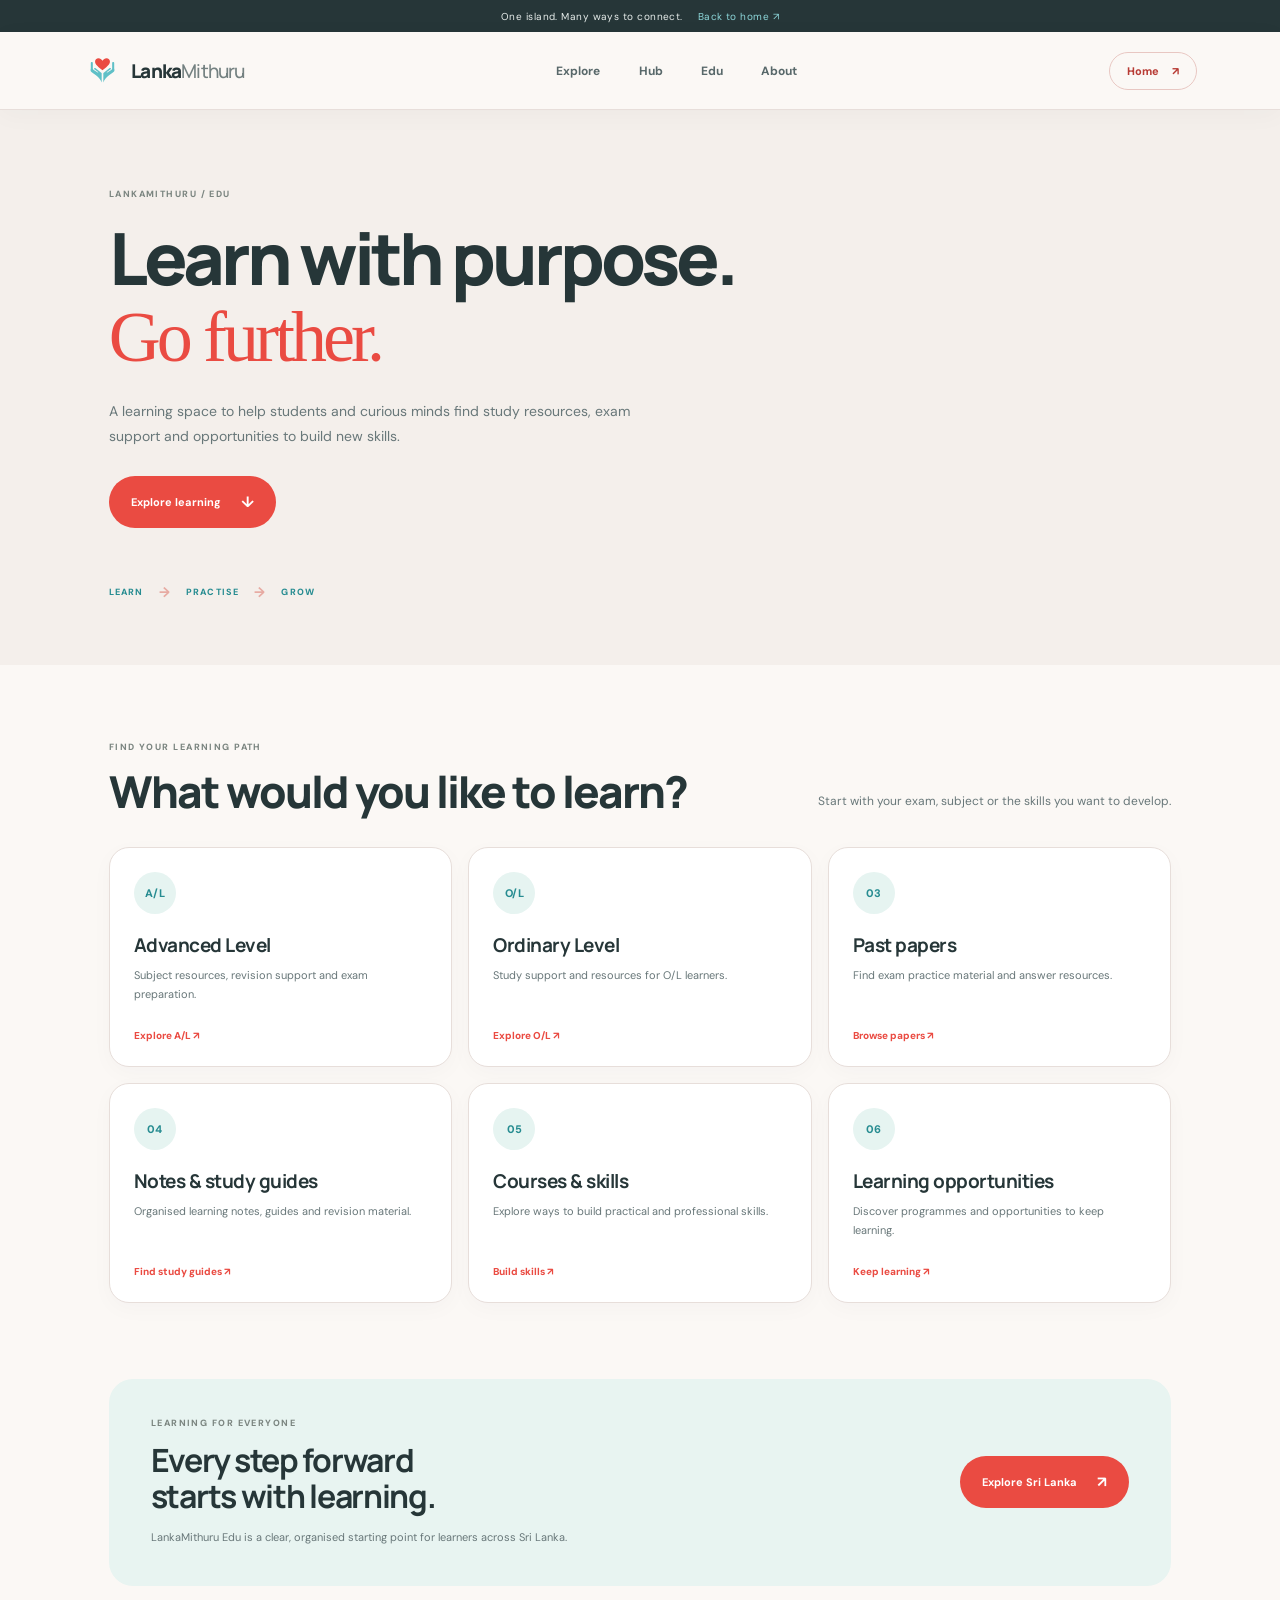
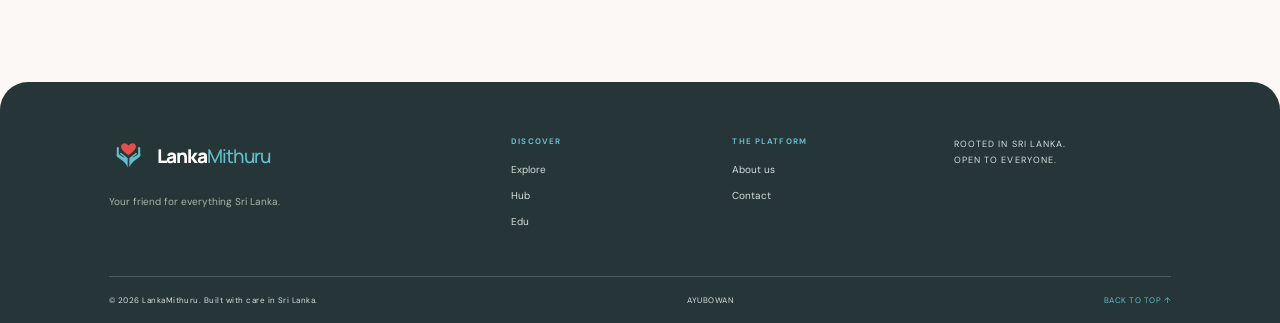
<file: edu.html>
<!doctype html><html lang="en"><head><meta charset="UTF-8"><meta name="viewport" content="width=device-width, initial-scale=1"><meta name="theme-color" content="#EA4B42"><meta name="description" content="Find Sri Lankan learning resources, A/L and O/L study support, past papers, guides and skills."><meta property="og:title" content="Sri Lanka Edu | LankaMithuru"><meta property="og:description" content="Find Sri Lankan learning resources, A/L and O/L study support, past papers, guides and skills."><link rel="icon" type="image/svg+xml" href="favicon.svg"><title>Sri Lanka Edu | LankaMithuru</title><link rel="preconnect" href="https://fonts.googleapis.com"><link rel="preconnect" href="https://fonts.gstatic.com" crossorigin><link href="https://fonts.googleapis.com/css2?family=DM+Sans:wght@400;500;600;700;800&family=Manrope:wght@400;500;600;700;800&display=swap" rel="stylesheet"><link rel="stylesheet" href="styles.css"><link rel="stylesheet" href="pages.css"><link rel="stylesheet" href="site.css"><script defer src="app.js"></script>
</head><body><div class="announcement">One island. Many ways to connect. <a href="index.html">Back to home ↗</a></div><header class="site-header"><a class="brand" href="index.html" aria-label="LankaMithuru home"><span class="brand-mark"><img src="hug-mark.svg" alt=""></span><span class="brand-word">Lanka<span>Mithuru</span></span></a><nav class="main-nav" aria-label="Main navigation"><a href="explore.html">Explore</a><a href="hub.html">Hub</a><a href="edu.html">Edu</a><a href="index.html#about">About</a></nav><div class="header-actions"><a class="header-cta" href="index.html">Home <span>↗</span></a><button class="menu-toggle" id="menuToggle" aria-label="Open navigation" aria-expanded="false"><span></span><span></span></button></div></header><main class="subpage"><section class="subpage-hero edu-page-hero"><div class="eyebrow">LANKAMITHURU / EDU</div><h1>Learn with purpose.<br><em>Go further.</em></h1><p>A learning space to help students and curious minds find study resources, exam support and opportunities to build new skills.</p><a class="button button-dark" href="#resources">Explore learning <span>↓</span></a><div class="edu-pathway"><span>LEARN</span><b>→</b><span>PRACTISE</span><b>→</b><span>GROW</span></div></section><section class="subpage-section" id="resources"><div class="section-heading"><div><div class="eyebrow">FIND YOUR LEARNING PATH</div><h2>What would you like to learn?</h2></div><p>Start with your exam, subject or the skills you want to develop.</p></div><div class="subpage-card-grid"><a class="subpage-card" href="#resources" data-search-term="A/L resources"><span class="subpage-card-icon">A/L</span><h3>Advanced Level</h3><p>Subject resources, revision support and exam preparation.</p><span>Explore A/L ↗</span></a><a class="subpage-card" href="#resources" data-search-term="O/L resources"><span class="subpage-card-icon">O/L</span><h3>Ordinary Level</h3><p>Study support and resources for O/L learners.</p><span>Explore O/L ↗</span></a><a class="subpage-card" href="#resources" data-search-term="past papers"><span class="subpage-card-icon">03</span><h3>Past papers</h3><p>Find exam practice material and answer resources.</p><span>Browse papers ↗</span></a><a class="subpage-card" href="#resources" data-search-term="study guides"><span class="subpage-card-icon">04</span><h3>Notes & study guides</h3><p>Organised learning notes, guides and revision material.</p><span>Find study guides ↗</span></a><a class="subpage-card" href="#resources" data-search-term="courses"><span class="subpage-card-icon">05</span><h3>Courses & skills</h3><p>Explore ways to build practical and professional skills.</p><span>Build skills ↗</span></a><a class="subpage-card" href="#resources" data-search-term="learning"><span class="subpage-card-icon">06</span><h3>Learning opportunities</h3><p>Discover programmes and opportunities to keep learning.</p><span>Keep learning ↗</span></a></div></section><section class="subpage-callout"><div><div class="eyebrow">LEARNING FOR EVERYONE</div><h2>Every step forward<br>starts with learning.</h2><p>LankaMithuru Edu is a clear, organised starting point for learners across Sri Lanka.</p></div><a class="button button-dark" href="explore.html">Explore Sri Lanka <span>↗</span></a></section></main><footer class="site-footer"><div class="footer-main"><div class="footer-brand"><a class="brand brand-footer" href="index.html"><span class="brand-mark"><img src="hug-mark.svg" alt=""></span><span class="brand-word">Lanka<span>Mithuru</span></span></a><p>Your friend for everything Sri Lanka.</p></div><div class="footer-column"><strong>DISCOVER</strong><a href="explore.html">Explore</a><a href="hub.html">Hub</a><a href="edu.html">Edu</a></div><div class="footer-column"><strong>THE PLATFORM</strong><a href="index.html#about">About us</a><a href="mailto:hello@lankamithuru.lk">Contact</a></div><div class="footer-note"><span>ROOTED IN SRI LANKA.<br>OPEN TO EVERYONE.</span></div></div><div class="footer-bottom"><span>© <span id="year"></span> LankaMithuru. Built with care in Sri Lanka.</span><span>AYUBOWAN</span><a href="#">BACK TO TOP ↑</a></div></footer><div class="search-modal" id="searchModal" aria-hidden="true" role="dialog" aria-modal="true" aria-labelledby="searchTitle"><div class="search-panel"><div class="search-modal-top"><span class="eyebrow" id="searchTitle">FIND YOUR SOMETHING</span><button id="closeSearch" class="close-search" aria-label="Close search">×</button></div><label class="search-field"><span>⌕</span><input id="siteSearch" type="search" placeholder="Try beaches, businesses, A/L notes..." autocomplete="off"><kbd>ESC</kbd></label><div class="search-results" id="searchResults"><span class="results-label">QUICK DISCOVERIES</span></div><p class="search-hint">Search across Explore, Hub and Edu.</p></div></div><div class="toast" id="toast" role="status" aria-live="polite"></div></body></html>
</file>
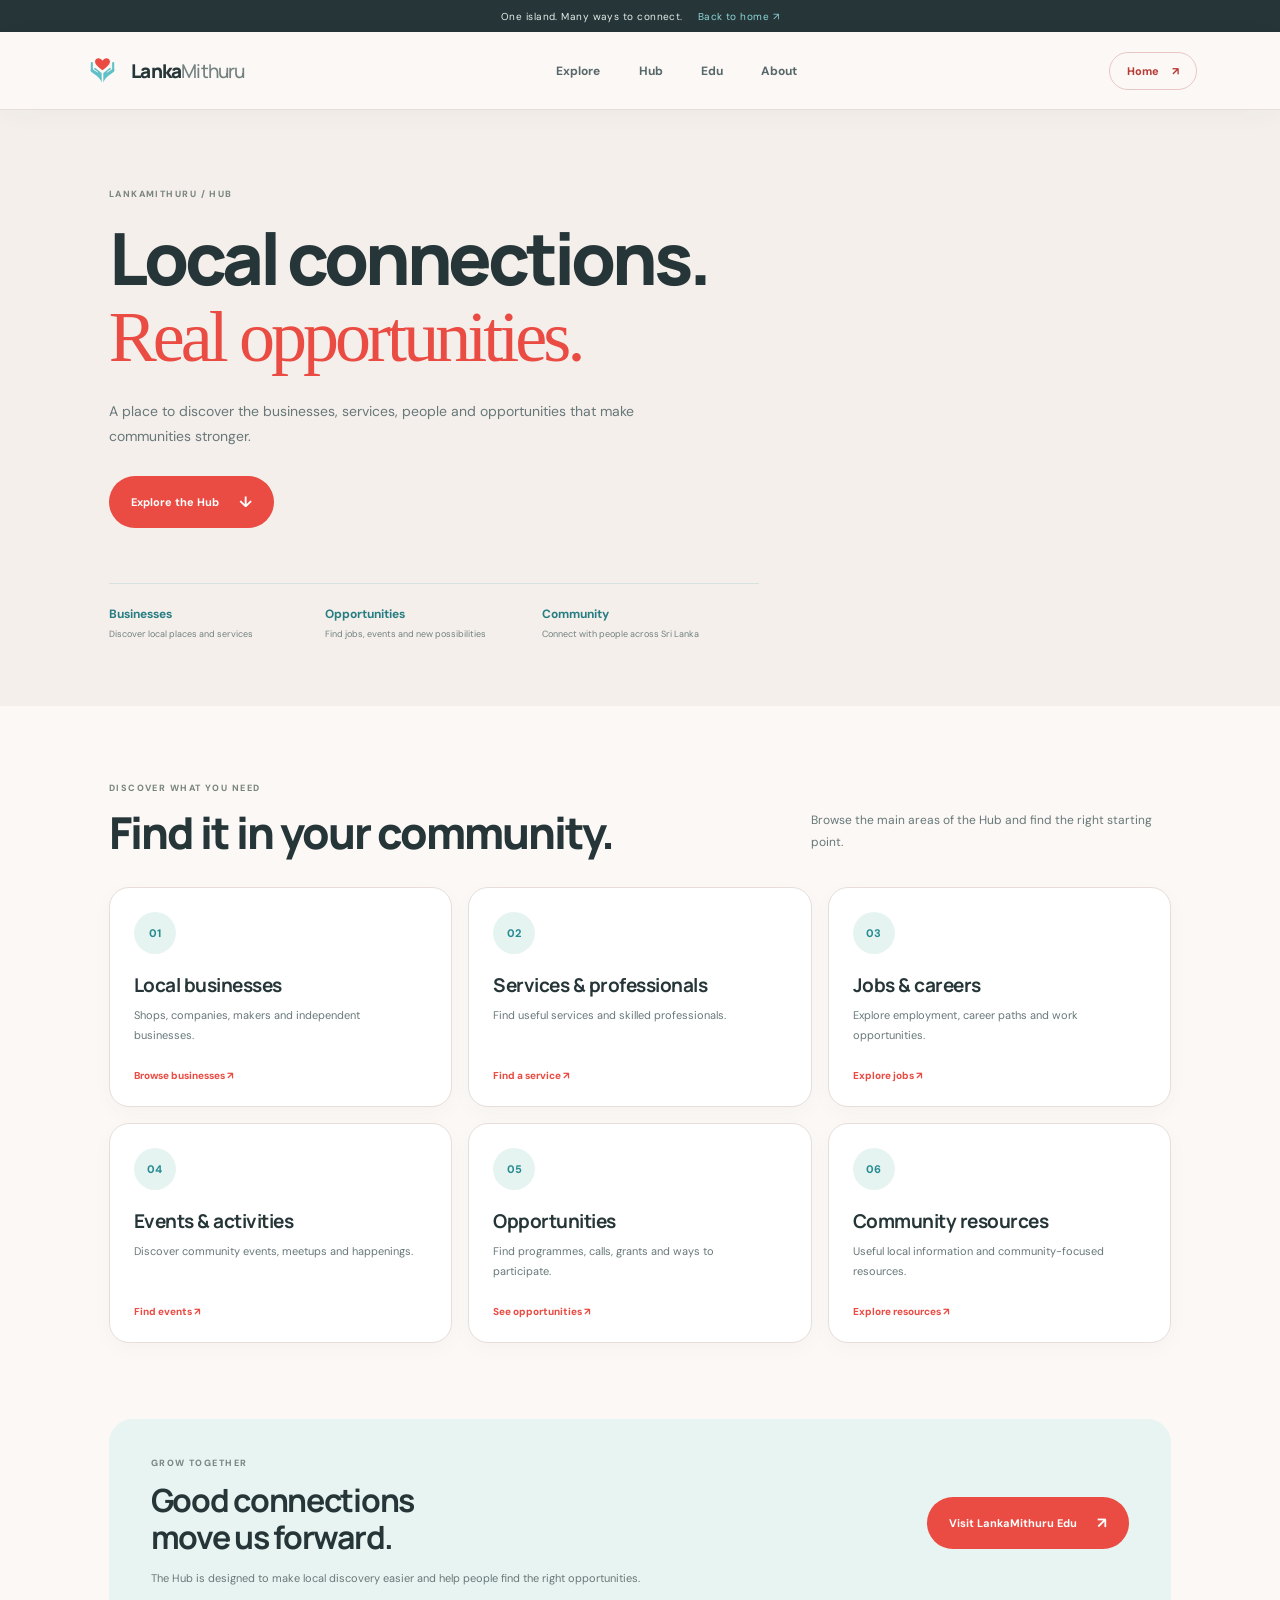
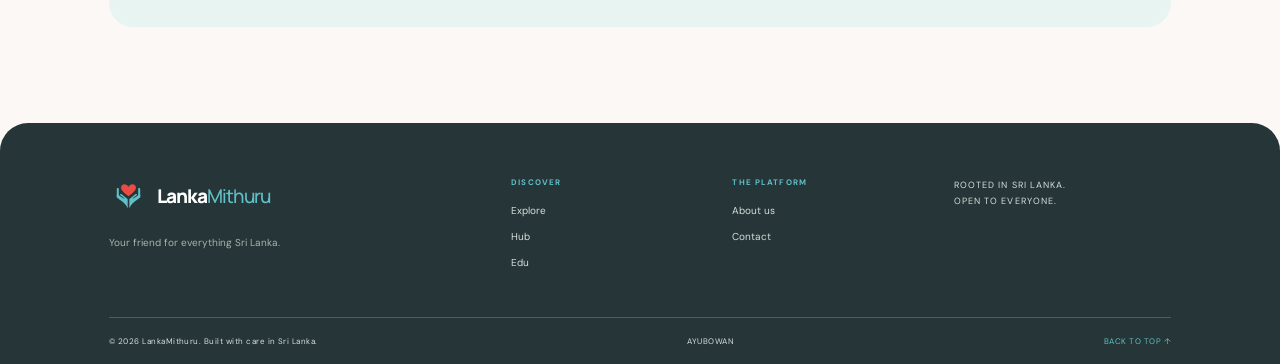
<file: hub.html>
<!doctype html><html lang="en"><head><meta charset="UTF-8"><meta name="viewport" content="width=device-width, initial-scale=1"><meta name="theme-color" content="#EA4B42"><meta name="description" content="Connect with Sri Lankan businesses, services, jobs, events and local opportunities."><meta property="og:title" content="Sri Lanka Hub | LankaMithuru"><meta property="og:description" content="Connect with Sri Lankan businesses, services, jobs, events and local opportunities."><link rel="icon" type="image/svg+xml" href="favicon.svg"><title>Sri Lanka Hub | LankaMithuru</title><link rel="preconnect" href="https://fonts.googleapis.com"><link rel="preconnect" href="https://fonts.gstatic.com" crossorigin><link href="https://fonts.googleapis.com/css2?family=DM+Sans:wght@400;500;600;700;800&family=Manrope:wght@400;500;600;700;800&display=swap" rel="stylesheet"><link rel="stylesheet" href="styles.css"><link rel="stylesheet" href="pages.css"><link rel="stylesheet" href="site.css"><script defer src="app.js"></script>
</head><body><div class="announcement">One island. Many ways to connect. <a href="index.html">Back to home ↗</a></div><header class="site-header"><a class="brand" href="index.html" aria-label="LankaMithuru home"><span class="brand-mark"><img src="hug-mark.svg" alt=""></span><span class="brand-word">Lanka<span>Mithuru</span></span></a><nav class="main-nav" aria-label="Main navigation"><a href="explore.html">Explore</a><a href="hub.html">Hub</a><a href="edu.html">Edu</a><a href="index.html#about">About</a></nav><div class="header-actions"><a class="header-cta" href="index.html">Home <span>↗</span></a><button class="menu-toggle" id="menuToggle" aria-label="Open navigation" aria-expanded="false"><span></span><span></span></button></div></header><main class="subpage"><section class="subpage-hero hub-page-hero"><div class="eyebrow">LANKAMITHURU / HUB</div><h1>Local connections.<br><em>Real opportunities.</em></h1><p>A place to discover the businesses, services, people and opportunities that make communities stronger.</p><a class="button button-dark" href="#directory">Explore the Hub <span>↓</span></a><div class="subpage-hero-panel"><div><strong>Businesses</strong><span>Discover local places and services</span></div><div><strong>Opportunities</strong><span>Find jobs, events and new possibilities</span></div><div><strong>Community</strong><span>Connect with people across Sri Lanka</span></div></div></section><section class="subpage-section" id="directory"><div class="section-heading"><div><div class="eyebrow">DISCOVER WHAT YOU NEED</div><h2>Find it in your community.</h2></div><p>Browse the main areas of the Hub and find the right starting point.</p></div><div class="subpage-card-grid"><a class="subpage-card" href="#directory" data-search-term="businesses"><span class="subpage-card-icon">01</span><h3>Local businesses</h3><p>Shops, companies, makers and independent businesses.</p><span>Browse businesses ↗</span></a><a class="subpage-card" href="#directory" data-search-term="services"><span class="subpage-card-icon">02</span><h3>Services & professionals</h3><p>Find useful services and skilled professionals.</p><span>Find a service ↗</span></a><a class="subpage-card" href="#opportunities" data-search-term="jobs"><span class="subpage-card-icon">03</span><h3>Jobs & careers</h3><p>Explore employment, career paths and work opportunities.</p><span>Explore jobs ↗</span></a><a class="subpage-card" href="#opportunities" data-search-term="events"><span class="subpage-card-icon">04</span><h3>Events & activities</h3><p>Discover community events, meetups and happenings.</p><span>Find events ↗</span></a><a class="subpage-card" href="#opportunities" data-search-term="opportunities"><span class="subpage-card-icon">05</span><h3>Opportunities</h3><p>Find programmes, calls, grants and ways to participate.</p><span>See opportunities ↗</span></a><a class="subpage-card" href="#directory" data-search-term="community"><span class="subpage-card-icon">06</span><h3>Community resources</h3><p>Useful local information and community-focused resources.</p><span>Explore resources ↗</span></a></div></section><section class="subpage-callout" id="opportunities"><div><div class="eyebrow">GROW TOGETHER</div><h2>Good connections<br>move us forward.</h2><p>The Hub is designed to make local discovery easier and help people find the right opportunities.</p></div><a class="button button-dark" href="edu.html">Visit LankaMithuru Edu <span>↗</span></a></section></main><footer class="site-footer"><div class="footer-main"><div class="footer-brand"><a class="brand brand-footer" href="index.html"><span class="brand-mark"><img src="hug-mark.svg" alt=""></span><span class="brand-word">Lanka<span>Mithuru</span></span></a><p>Your friend for everything Sri Lanka.</p></div><div class="footer-column"><strong>DISCOVER</strong><a href="explore.html">Explore</a><a href="hub.html">Hub</a><a href="edu.html">Edu</a></div><div class="footer-column"><strong>THE PLATFORM</strong><a href="index.html#about">About us</a><a href="mailto:hello@lankamithuru.lk">Contact</a></div><div class="footer-note"><span>ROOTED IN SRI LANKA.<br>OPEN TO EVERYONE.</span></div></div><div class="footer-bottom"><span>© <span id="year"></span> LankaMithuru. Built with care in Sri Lanka.</span><span>AYUBOWAN</span><a href="#">BACK TO TOP ↑</a></div></footer><div class="search-modal" id="searchModal" aria-hidden="true" role="dialog" aria-modal="true" aria-labelledby="searchTitle"><div class="search-panel"><div class="search-modal-top"><span class="eyebrow" id="searchTitle">FIND YOUR SOMETHING</span><button id="closeSearch" class="close-search" aria-label="Close search">×</button></div><label class="search-field"><span>⌕</span><input id="siteSearch" type="search" placeholder="Try beaches, businesses, A/L notes..." autocomplete="off"><kbd>ESC</kbd></label><div class="search-results" id="searchResults"><span class="results-label">QUICK DISCOVERIES</span></div><p class="search-hint">Search across Explore, Hub and Edu.</p></div></div><div class="toast" id="toast" role="status" aria-live="polite"></div></body></html>
</file>
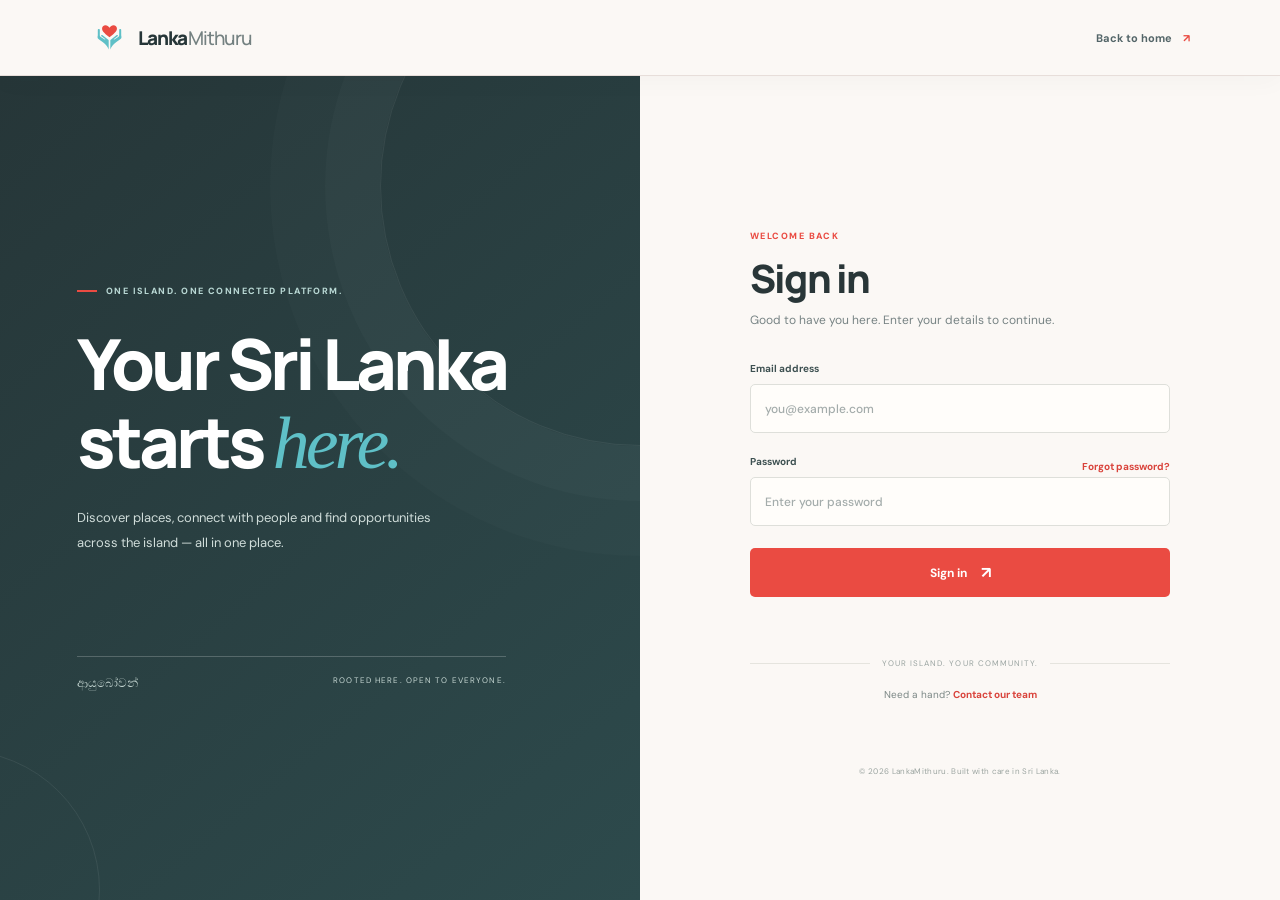
<file: signin.html>
<!doctype html>
<html lang="en">
<head>
  <meta charset="UTF-8">
  <meta name="viewport" content="width=device-width, initial-scale=1">
  <meta name="theme-color" content="#EA4B42">
  <meta name="description" content="Sign in to LankaMithuru.">
  <link rel="icon" type="image/svg+xml" href="favicon.svg">
  <title>Sign in — LankaMithuru</title>
  <link rel="preconnect" href="https://fonts.googleapis.com">
  <link rel="preconnect" href="https://fonts.gstatic.com" crossorigin>
  <link href="https://fonts.googleapis.com/css2?family=DM+Sans:wght@400;500;600;700;800&family=Manrope:wght@400;500;600;700;800&display=swap" rel="stylesheet">
  <link rel="stylesheet" href="styles.css"><link rel="stylesheet" href="site.css"><link rel="stylesheet" href="signin.css"><script defer src="signin.js"></script>
</head>
<body class="signin-page">
  <header class="site-header signin-header">
    <a class="brand" href="index.html" aria-label="LankaMithuru home">
      <span class="brand-mark" aria-hidden="true"><img src="hug-mark.svg" alt=""></span>
      <span class="brand-word">Lanka<span>Mithuru</span></span>
    </a>
    <a class="signin-back" href="index.html">Back to home <span>↗</span></a>
  </header>
  <main class="signin-main">
    <section class="signin-story" aria-label="Welcome to LankaMithuru">
      <div class="signin-story-content">
        <span class="signin-kicker"><i></i> ONE ISLAND. ONE CONNECTED PLATFORM.</span>
        <h1>Your Sri Lanka<br>starts <em>here.</em></h1>
        <p>Discover places, connect with people and find opportunities across the island — all in one place.</p>
        <div class="signin-story-foot"><span>ආයුබෝවන්</span><span>ROOTED HERE. OPEN TO EVERYONE.</span></div>
      </div>
      <div class="signin-orbit signin-orbit-one"></div><div class="signin-orbit signin-orbit-two"></div>
    </section>
    <section class="signin-form-side">
      <div class="signin-card">
        <a class="signin-mobile-brand brand" href="index.html"><span class="brand-mark"><img src="hug-mark.svg" alt=""></span><span class="brand-word">Lanka<span>Mithuru</span></span></a>
        <span class="signin-eyebrow">WELCOME BACK</span>
        <h2>Sign in</h2>
        <p class="signin-subtitle">Good to have you here. Enter your details to continue.</p>
        <form id="signinForm" novalidate>
          <label for="email">Email address</label>
          <input id="email" name="email" type="email" placeholder="you@example.com" autocomplete="email" required>
          <div class="password-label"><label for="password">Password</label><a href="mailto:hello@lankamithuru.lk?subject=Password%20help">Forgot password?</a></div>
          <input id="password" name="password" type="password" placeholder="Enter your password" autocomplete="current-password" required>
          <button class="signin-submit" type="submit">Sign in <span>↗</span></button>
          <p class="signin-feedback" id="signinFeedback" role="status" aria-live="polite"></p>
        </form>
        <div class="signin-divider"><span>YOUR ISLAND. YOUR COMMUNITY.</span></div>
        <p class="signin-help">Need a hand? <a href="mailto:hello@lankamithuru.lk">Contact our team</a></p>
      </div>
      <p class="signin-legal">© <span id="signinYear"></span> LankaMithuru. Built with care in Sri Lanka.</p>
    </section>
  </main>
</body>
</html>
</file>
<file: styles.css>
:root{--ink:#202b2a;--muted:#687370;--paper:#f7f5ef;--cream:#eeece3;--line:#deded4;--orange:#d97848;--deep:#1e302e;--sage:#c5d1c1;--serif:Georgia,'Times New Roman',serif;--sans:'DM Sans',sans-serif;--display:'Manrope',sans-serif}*{box-sizing:border-box}html{scroll-behavior:smooth;scroll-padding-top:90px}body{margin:0;background:var(--paper);color:var(--ink);font-family:var(--sans);-webkit-font-smoothing:antialiased}a{color:inherit;text-decoration:none}button{font:inherit}.announcement{height:34px;background:var(--deep);color:#e8eee8;display:flex;align-items:center;justify-content:center;gap:9px;font-size:10px;letter-spacing:.045em}.announcement a{color:#f2b28f;margin-left:6px}.announcement-dot{width:6px;height:6px;border-radius:50%;background:#e6a17c}.site-header{height:82px;padding:0 6.2%;display:flex;align-items:center;justify-content:space-between;border-bottom:1px solid #e7e5dc;background:rgba(247,245,239,.96);position:sticky;top:0;z-index:20;backdrop-filter:blur(14px)}.brand{display:inline-flex;align-items:center;gap:9px}.brand-mark{width:36px;height:36px;color:var(--orange);display:grid;place-items:center}.brand-mark svg{width:100%;height:100%}.brand-word{font:800 19px var(--display);letter-spacing:-1px}.brand-word span{font-weight:500;color:#8a928b}.main-nav{display:flex;align-items:center;gap:39px;margin-left:8%}.main-nav a{font-size:12px;font-weight:700;color:#4e5b57;transition:color .2s}.main-nav a:hover,.footer-column a:hover{color:var(--orange)}.header-actions{display:flex;align-items:center;gap:22px}.text-button{border:0;background:none;color:#46524f;font-size:12px;cursor:pointer}.search-symbol{font-size:21px;vertical-align:-2px;margin-right:5px}.header-cta{font-size:11px;font-weight:700;padding:12px 17px;border:1px solid #c8cdc4;border-radius:3px;transition:.2s}.header-cta:hover{background:var(--deep);color:white;border-color:var(--deep)}.header-cta span{margin-left:10px}.menu-toggle{display:none;border:0;background:none;padding:7px}.menu-toggle span{display:block;width:22px;height:1px;background:var(--ink);margin:5px}.hero{padding:75px 8.5% 25px;min-height:650px;display:grid;grid-template-columns:1fr 1.02fr;align-items:center;gap:6%;position:relative;overflow:hidden}.hero-copy{padding:12px 0 55px;position:relative;z-index:2}.eyebrow{font-size:9px;font-weight:800;letter-spacing:.17em;color:#7b8580;display:flex;align-items:center;gap:10px}.eyebrow-line{width:25px;height:1px;background:var(--orange)}h1,h2,h3,p{margin-top:0}.hero h1{font:700 clamp(46px,5.4vw,74px)/1.08 var(--display);letter-spacing:-4.8px;margin:25px 0 21px}.hero h1 em,.edu-intro h2 em,.join-section h2 em{font-family:var(--serif);font-weight:400;color:#c96f48;letter-spacing:-3px}.hero-intro{max-width:440px;color:#68736e;font-size:14px;line-height:1.9;margin-bottom:28px}.hero-actions{display:flex;align-items:center;gap:11px;flex-wrap:wrap}.button{display:inline-flex;align-items:center;justify-content:center;gap:20px;padding:15px 19px;border:1px solid transparent;border-radius:3px;font-size:11px;font-weight:700;cursor:pointer;transition:transform .2s,background .2s}.button:hover{transform:translateY(-2px)}.button-dark{background:var(--deep);color:white}.button-dark:hover{background:#2c4642}.button-light{background:transparent;border-color:#d9dcd4;color:#58635f}.button-light:hover{background:#eeece3}.button span{font-size:15px}.hero-proof{display:flex;align-items:center;gap:12px;margin-top:35px;color:#7c8580;font-size:10px}.hero-proof strong{color:#48544f}.avatar-stack{display:flex;padding-left:4px}.avatar-stack span{width:25px;height:25px;border:2px solid var(--paper);border-radius:50%;background:#e7c6ae;color:#594c40;display:grid;place-items:center;font-size:8px;margin-left:-5px}.avatar-stack span:nth-child(2){background:#c7d1bf}.avatar-stack span:nth-child(3){background:#e6d9a9}.hero-art{height:490px;position:relative;align-self:center}.photo-main{position:absolute;right:3%;top:4%;width:78%;height:83%;overflow:hidden;border-radius:2px;z-index:1}.photo-main img,.photo-small img,.division-image img,.destination-image img{width:100%;height:100%;object-fit:cover;display:block}.photo-main:after{content:"";position:absolute;inset:45% 0 0;background:linear-gradient(transparent,rgba(14,31,30,.45))}.photo-label{position:absolute;z-index:2;bottom:25px;left:25px;display:flex;gap:12px;align-items:center;color:white}.label-pin{font-size:23px}.photo-label strong,.photo-label small{display:block}.photo-label strong{font:italic 22px var(--serif)}.photo-label small{font-size:9px;opacity:.8;margin-top:3px}.photo-small{position:absolute;left:0;bottom:0;width:35%;height:40%;border:7px solid var(--paper);z-index:3;overflow:hidden}.photo-small span{position:absolute;bottom:12px;left:10px;color:white;font-size:7px;font-weight:800;letter-spacing:.13em;text-shadow:0 1px 5px #000}.floating-note{position:absolute;right:-1%;top:2%;z-index:4;background:#fffdf7;padding:15px 18px;box-shadow:0 10px 35px #27332c18;display:flex;align-items:center;gap:12px}.note-icon{font-size:24px;color:var(--orange)}.floating-note strong,.floating-note small{display:block}.floating-note strong{font:italic 17px var(--serif)}.floating-note small{font-size:8px;color:#858d86;margin-top:4px}.hero-sun{position:absolute;width:120px;height:120px;border:1px solid #d8b89e;border-radius:50%;right:-1%;bottom:3%;opacity:.5}.hero-bottom{position:absolute;bottom:18px;left:8.5%;right:8.5%;display:flex;justify-content:space-between;color:#929993;font-size:8px;letter-spacing:.13em}.hero-bottom i{color:var(--orange);font-style:normal;margin-left:6px}.section-pad{padding:100px 8.5%}.division-section{background:#efeee7}.section-heading{display:flex;justify-content:space-between;align-items:end;gap:35px;margin-bottom:38px}.section-heading h2,.edu-intro h2,.join-section h2{font:700 clamp(34px,4vw,51px)/1.14 var(--display);letter-spacing:-2.5px;margin:14px 0 0}.section-heading>p{max-width:330px;color:#717b75;font-size:12px;line-height:1.9;margin:0 0 4px}.division-grid{display:grid;grid-template-columns:repeat(3,1fr);gap:18px}.division-card{background:#faf9f4;min-width:0;transition:transform .25s,box-shadow .25s}.division-card:hover{transform:translateY(-5px);box-shadow:0 18px 40px #25332b12}.division-top{height:53px;padding:0 19px;display:flex;align-items:center;justify-content:space-between}.division-number{font-size:8px;letter-spacing:.13em;font-weight:800;color:#7e8881}.circle-arrow{width:25px;height:25px;border:1px solid #d9dcd3;border-radius:50%;display:grid;place-items:center;font-size:12px}.division-image{height:185px;overflow:hidden}.division-image img{transition:transform .5s}.division-card:hover .division-image img{transform:scale(1.045)}.division-content{padding:22px 23px 25px}.division-content h3{font:700 23px/1.2 var(--display);letter-spacing:-.9px;margin-bottom:11px}.division-content p{font-size:10px;line-height:1.8;color:#78817a;min-height:55px;margin-bottom:18px}.card-link{font-size:10px;font-weight:800;border-bottom:1px solid #d5d8cf;padding-bottom:7px;display:flex;justify-content:space-between}.card-link b{font-size:14px;color:var(--orange)}.explore-section{background:var(--paper)}.underlined-link{font-size:10px;font-weight:800;border-bottom:1px solid #cbd0c7;padding-bottom:9px;margin-bottom:6px}.underlined-link span{margin-left:12px;color:var(--orange);font-size:14px}.destination-feature{display:grid;grid-template-columns:1.2fr .8fr;background:#eae9df;min-height:360px}.destination-image{position:relative;min-height:360px;overflow:hidden}.destination-image img{position:absolute;inset:0}.destination-stamp{position:absolute;right:23px;top:23px;background:#f7f5ef;color:var(--deep);width:73px;height:73px;border-radius:50%;display:grid;place-content:center;text-align:center;font-size:8px;line-height:1.25;font-weight:800;letter-spacing:.08em;transform:rotate(9deg)}.destination-stamp span{font-size:13px;color:var(--orange)}.destination-copy{padding:52px 10%;display:flex;flex-direction:column;align-items:flex-start;justify-content:center}.tiny-kicker,.category-heading span{font-size:8px;letter-spacing:.16em;font-weight:800;color:#8b938b}.destination-copy h3{font:700 37px/1.1 var(--display);letter-spacing:-1.8px;margin:15px 0}.destination-copy p{font-size:11px;line-height:1.9;color:#6f7972;margin-bottom:22px}.destination-copy .button{padding:14px 16px}.destination-meta{border-top:1px solid #d4d5ca;width:100%;padding-top:17px;margin-top:30px;display:flex;justify-content:space-between;font-size:7px;letter-spacing:.12em;color:#879087}.category-heading{display:flex;justify-content:space-between;align-items:center;margin:45px 0 18px}.category-heading h3{font:600 17px var(--display);letter-spacing:-.5px;margin:0}.category-grid{display:grid;grid-template-columns:repeat(5,1fr);border-top:1px solid var(--line);border-bottom:1px solid var(--line)}.category-item{padding:18px 12px;display:flex;align-items:center;gap:10px;border-right:1px solid var(--line);transition:background .2s}.category-item:last-child{border:0}.category-item:hover{background:#efeee7}.category-icon{width:32px;height:32px;display:grid;place-items:center;border:1px solid #d9ddd4;border-radius:50%;font-size:17px;color:#b86f4c;flex-shrink:0}.category-item strong,.category-item small{display:block}.category-item strong{font-size:9px}.category-item small{font-size:8px;color:#8a938b;margin-top:4px}.category-item>b{margin-left:auto;font-size:12px;color:#a0a79f}.hub-section{background:var(--deep);color:#f5f4eb;position:relative;overflow:hidden}.hub-backdrop{position:absolute;width:520px;height:520px;border:1px solid #71817a33;border-radius:50%;right:-120px;top:-200px;box-shadow:0 0 0 60px #71817a0b,0 0 0 120px #71817a08}.light-heading{position:relative}.light-heading .eyebrow{color:#b7c1b7}.light-heading>p{color:#c1cbc2}.hub-grid{position:relative;display:grid;grid-template-columns:1.25fr 1fr 1fr;gap:12px}.hub-tile{min-height:205px;border:1px solid #ffffff2a;padding:23px;position:relative;display:flex;flex-direction:column;justify-content:space-between;overflow:hidden;transition:background .2s,border-color .2s}.hub-tile:hover{background:#ffffff0b;border-color:#d69a77}.hub-tile-large{grid-row:span 2;min-height:422px;background:#30443f}.tile-number{font-size:8px;color:#b4c1b6;letter-spacing:.12em}.tile-kicker{font-size:8px;color:#d7a17e;letter-spacing:.16em;font-weight:800}.hub-tile h3{font:600 26px/1.12 var(--display);letter-spacing:-1px;margin:12px 0 16px}.hub-tile-large h3{font-size:36px}.tile-link{font-size:9px;border-bottom:1px solid #ffffff55;padding-bottom:7px;display:inline-block}.tile-art{position:absolute;right:20px;bottom:12px;font:100px var(--serif);color:#ffffff12}.hub-tile-large .tile-art{font-size:190px;right:18px;bottom:5px;color:#d2a18020}.hub-footer{position:relative;display:flex;justify-content:space-between;align-items:center;border-top:1px solid #ffffff2b;margin-top:27px;padding-top:20px;font-size:8px;letter-spacing:.13em;color:#aebbb1}.hub-footer a{color:#f1b18b;font-size:10px;letter-spacing:0}.hub-footer b{margin-left:10px}.edu-section{display:grid;grid-template-columns:.9fr 1.1fr;gap:12%;align-items:center;background:#eae9df}.edu-intro{position:relative}.edu-intro h2{font-size:48px;margin:17px 0}.edu-intro h2 em{color:#bd704d}.edu-intro p{font-size:12px;line-height:1.9;color:#747d75;max-width:340px;margin-bottom:25px}.edu-doodle{position:absolute;right:13%;top:6%;font-size:54px;color:#d5a17e;opacity:.6}.edu-resources{border-top:1px solid #d1d4ca}.edu-resources>a{display:flex;align-items:center;gap:15px;padding:17px 8px;border-bottom:1px solid #d1d4ca;transition:padding .2s,background .2s}.edu-resources>a:hover{padding-left:16px;background:#f3f2eb}.resource-icon{width:42px;height:42px;border:1px solid #d1d6cb;border-radius:50%;display:grid;place-items:center;font-size:10px;font-weight:800;color:#bd704d}.edu-resources strong,.edu-resources small{display:block}.edu-resources strong{font-size:12px}.edu-resources small{font-size:9px;color:#858d84;margin-top:4px}.edu-resources b{margin-left:auto;color:#b66c49}.join-section{position:relative;overflow:hidden;text-align:center;background:#d6a17f;padding-top:90px;padding-bottom:95px}.join-section .eyebrow{justify-content:center;color:#674e3e}.join-section h2{font-size:48px;margin:18px 0}.join-section h2 em{color:#fff4e9}.join-section p{max-width:430px;margin:0 auto 25px;font-size:12px;line-height:1.9;color:#5f5148}.button-cream{background:#f8f4eb;color:#293632}.button-cream:hover{background:white}.join-orbit{position:absolute;width:290px;height:290px;border:1px solid #fff4e944;border-radius:50%;top:-145px}.orbit-one{left:-95px}.orbit-two{right:-95px;top:auto;bottom:-200px;width:400px;height:400px}.site-footer{background:#1b2927;color:#e9eee8;padding:54px 8.5% 18px}.footer-main{display:grid;grid-template-columns:2fr 1fr 1fr 1.2fr;gap:40px;padding-bottom:48px}.brand-footer .brand-word{color:#f2f1e9}.brand-footer .brand-word span{color:#b3bdb4}.footer-brand p{font-size:10px;color:#a9b4ab;margin:15px 0}.footer-column{display:flex;flex-direction:column;gap:13px}.footer-column strong{font-size:8px;letter-spacing:.14em;color:#d9a17f;margin-bottom:4px}.footer-column a{font-size:10px;color:#c2ccc3;transition:color .2s}.footer-note{display:flex;justify-content:space-between;align-items:flex-start;font-size:9px;line-height:1.8;letter-spacing:.12em;color:#c5cec5}.footer-flower{font-size:34px;color:#d9a17f}.footer-bottom{border-top:1px solid #ffffff26;padding-top:18px;display:flex;justify-content:space-between;gap:15px;font-size:8px;color:#a8b4aa;letter-spacing:.06em}.footer-bottom a{color:#e2ad8d}.search-modal{position:fixed;inset:0;background:#172321b8;z-index:50;display:grid;place-items:start center;padding:14vh 20px 20px;opacity:0;visibility:hidden;transition:opacity .2s,visibility .2s}.search-modal.open{opacity:1;visibility:visible}.search-panel{background:#f8f7f1;width:min(620px,100%);padding:28px 30px 23px;box-shadow:0 25px 90px #101b1980;transform:translateY(12px);transition:transform .2s}.search-modal.open .search-panel{transform:translateY(0)}.search-modal-top{display:flex;justify-content:space-between;align-items:center;margin-bottom:20px}.close-search{border:0;background:none;font-size:25px;color:#68736c;cursor:pointer}.search-field{display:flex;align-items:center;gap:12px;border-bottom:1px solid #bfc7bc;padding:10px 0}.search-field>span{font-size:25px;color:#b76d49}.search-field input{flex:1;border:0;outline:0;background:none;font:500 16px var(--sans);color:var(--ink);min-width:0}.search-field kbd{font-size:8px;color:#929a91;border:1px solid #d6d9d0;padding:4px 6px}.search-results{display:grid;grid-template-columns:1fr 1fr;gap:0 18px;margin-top:20px}.results-label{grid-column:1/-1;font-size:8px;letter-spacing:.14em;color:#89938a;margin-bottom:8px}.search-results button{border:0;border-bottom:1px solid #e2e3da;background:none;text-align:left;padding:13px 2px;font-size:10px;color:#46524c;cursor:pointer;display:flex;justify-content:space-between}.search-results button:hover{color:#bb714e}.search-hint{font-size:9px;color:#929990;margin:18px 0 0}.toast{position:fixed;bottom:25px;left:50%;transform:translate(-50%,20px);opacity:0;pointer-events:none;background:#263a35;color:white;padding:12px 18px;font-size:10px;z-index:70;transition:.25s}.toast.show{opacity:1;transform:translate(-50%,0)}@media(max-width:900px){.site-header{padding:0 4%}.main-nav{gap:20px;margin-left:0}.header-actions{gap:12px}.hero{padding-left:6%;padding-right:6%;gap:3%}.hero-art{height:420px}.section-pad{padding:78px 6%}.division-image{height:150px}.division-content{padding:18px}.division-content h3{font-size:20px}.category-grid{grid-template-columns:repeat(3,1fr)}.category-item:nth-child(3){border-right:0}.category-item:nth-child(n+4){border-top:1px solid var(--line)}.edu-section{gap:6%}.footer-main{grid-template-columns:1.5fr 1fr 1fr}.footer-note{display:none}}@media(max-width:650px){.announcement{font-size:8px}.site-header{height:68px;padding:0 5%}.brand-word{font-size:17px}.brand-mark{width:31px;height:31px}.main-nav{display:none;position:absolute;top:68px;left:0;right:0;background:var(--paper);padding:22px 6%;border-bottom:1px solid var(--line);flex-direction:column;align-items:flex-start;gap:22px}.main-nav.open{display:flex}.header-actions{gap:13px}.header-cta{display:none}.text-button{font-size:0}.text-button .search-symbol{font-size:23px}.menu-toggle{display:block}.hero{display:flex;flex-direction:column;align-items:stretch;padding:58px 6% 48px;gap:20px}.hero-copy{padding:0}.hero h1{font-size:clamp(45px,12vw,64px);letter-spacing:-3.5px}.hero-intro{font-size:12px}.hero-art{height:340px;margin:5px 0 12px}.photo-main{width:82%;height:88%;right:2%}.photo-small{height:39%;width:34%}.floating-note{right:0;top:0;padding:11px 13px}.hero-bottom{left:6%;right:6%;font-size:7px}.hero-bottom span:nth-child(2){display:none}.section-pad{padding:65px 6%}.section-heading{display:block;margin-bottom:27px}.section-heading h2,.edu-intro h2{font-size:38px}.section-heading>p{margin-top:15px;font-size:11px}.division-grid{grid-template-columns:1fr;gap:13px}.division-card{display:grid;grid-template-columns:42% 58%;grid-template-rows:40px 1fr}.division-top{grid-column:1/-1;height:40px}.division-image{height:100%;min-height:190px;grid-row:2}.division-content{grid-row:2;padding:20px 17px}.division-content h3{font-size:19px}.division-content p{min-height:0;font-size:9px}.destination-feature{grid-template-columns:1fr}.destination-image{min-height:240px}.destination-copy{padding:30px 8%}.destination-copy h3{font-size:32px}.category-heading{align-items:flex-start;gap:12px}.category-heading h3{font-size:14px}.category-heading span{font-size:7px;text-align:right}.category-grid{grid-template-columns:1fr 1fr}.category-item{border-bottom:1px solid var(--line);padding:14px 8px}.category-item:nth-child(2n){border-right:0}.category-item:nth-child(3){border-right:1px solid var(--line)}.category-item:nth-child(4){border-top:0}.category-item:last-child{grid-column:1/-1;border-bottom:0}.hub-grid{grid-template-columns:1fr 1fr}.hub-tile{min-height:190px;padding:17px}.hub-tile-large{grid-column:1/-1;grid-row:auto;min-height:240px}.hub-tile-large h3{font-size:33px}.hub-tile h3{font-size:21px}.tile-art{font-size:75px}.hub-footer{align-items:flex-start;gap:15px;font-size:7px}.hub-footer a{font-size:9px;text-align:right}.edu-section{grid-template-columns:1fr;gap:35px}.edu-intro h2{font-size:42px}.edu-doodle{right:8%;top:0}.edu-resources>a{padding:15px 4px}.join-section{padding-top:70px;padding-bottom:75px}.join-section h2{font-size:38px}.site-footer{padding:42px 6% 18px}.footer-main{grid-template-columns:1fr 1fr;gap:32px 18px}.footer-brand{grid-column:1/-1}.footer-bottom{flex-wrap:wrap;font-size:7px}.footer-bottom span:first-child{width:100%}.search-panel{padding:22px 19px}.search-field input{font-size:13px}.search-results{gap:0 10px}}@media(prefers-reduced-motion:reduce){*,*::before,*::after{scroll-behavior:auto!important;transition:none!important;animation:none!important}}
</file>
<file: pages.css>
.subpage{padding:0 0 20px}.subpage-hero{padding:85px 8.5% 70px;position:relative;overflow:hidden;background:#f3f8ff;min-height:520px}.subpage-hero h1{font:800 clamp(46px,6vw,76px)/1.08 var(--display);letter-spacing:-4px;color:#16385f;margin:20px 0}.subpage-hero h1 em{font:400 1em var(--serif);color:#347bc0}.subpage-hero>p{font-size:14px;line-height:1.9;color:#637b96;max-width:520px;margin-bottom:26px}.subpage-hero-image{position:absolute;right:8.5%;top:80px;width:37%;height:360px;border-radius:30px;overflow:hidden;box-shadow:0 18px 45px #174a8018}.subpage-hero-image img{width:100%;height:100%;object-fit:cover}.subpage-section{padding:85px 8.5%}.subpage-section .section-heading{margin-bottom:30px}.subpage-section .section-heading h2{font-size:clamp(30px,3.5vw,44px)}.subpage-card-grid{display:grid;grid-template-columns:repeat(3,minmax(0,1fr));gap:16px}.subpage-card{display:flex;flex-direction:column;align-items:flex-start;min-height:220px;padding:24px;border:1px solid #e0eaf5;border-radius:23px;background:white;transition:transform .2s,box-shadow .2s,border-color .2s}.subpage-card:hover{transform:translateY(-3px);box-shadow:0 14px 34px #1c4d7b12;border-color:#b9d4f0}.subpage-card-icon{width:42px;height:42px;display:grid;place-items:center;border-radius:50%;background:#edf5ff;color:#2b6eaf;font-size:11px;font-weight:800}.subpage-card h3{font:700 19px var(--display);letter-spacing:-.5px;margin:18px 0 8px;color:#1a416b}.subpage-card p{font-size:11px;line-height:1.8;color:#70849b;margin-bottom:18px;max-width:280px}.subpage-card>span:last-child{margin-top:auto;font-size:10px;font-weight:800;color:#2e71b5}.subpage-callout{margin:0 8.5% 60px;padding:38px 42px;border-radius:26px;background:#edf5ff;display:flex;justify-content:space-between;align-items:center;gap:25px}.subpage-callout h2{font:700 32px/1.15 var(--display);letter-spacing:-1.3px;color:#173d67;margin:13px 0}.subpage-callout p{max-width:500px;font-size:11px;line-height:1.8;color:#667f99;margin:0}.subpage-callout .button{flex-shrink:0}.subpage-hero-panel{display:flex;gap:0;margin-top:55px;border-top:1px solid #d6e4f3;padding-top:22px;max-width:650px}.subpage-hero-panel>div{display:flex;flex-direction:column;gap:6px;flex:1;padding-right:20px}.subpage-hero-panel strong{font-size:12px;color:#245586}.subpage-hero-panel span{font-size:9px;color:#7389a1;line-height:1.5}.edu-pathway{display:flex;align-items:center;gap:15px;margin-top:55px;color:#2d6eae;font-size:9px;font-weight:800;letter-spacing:.13em}.edu-pathway b{color:#9bb8d6;font-size:14px}@media(max-width:850px){.subpage-hero{padding:70px 6% 55px}.subpage-hero-image{right:6%;width:35%;height:300px}.subpage-section{padding:70px 6%}.subpage-card-grid{grid-template-columns:repeat(2,minmax(0,1fr))}.subpage-callout{margin-left:6%;margin-right:6%}}@media(max-width:650px){.subpage-hero{padding:55px 6% 38px;min-height:0}.subpage-hero h1{font-size:47px;letter-spacing:-2.8px}.subpage-hero>p{font-size:12px}.subpage-hero-image{position:relative;right:auto;top:auto;width:100%;height:230px;margin-top:30px;border-radius:22px}.subpage-section{padding:58px 6%}.subpage-card-grid{grid-template-columns:1fr;gap:11px}.subpage-card{min-height:185px;border-radius:19px;padding:21px}.subpage-card h3{margin-top:13px}.subpage-callout{margin:0 6% 45px;padding:27px 23px;display:flex;flex-direction:column;align-items:flex-start;border-radius:22px}.subpage-callout h2{font-size:28px}.subpage-hero-panel{gap:14px;margin-top:35px;flex-wrap:wrap}.subpage-hero-panel>div{min-width:42%;padding-right:0}.edu-pathway{margin-top:34px;gap:9px;font-size:8px}}
</file>
<file: site.css>
/* LankaMithuru unified site system — one source of truth */
:root{
  --ink:#263638;--muted:#687779;--paper:#FBF8F5;--cream:#F4EFEB;--line:#E7DEDA;
  --coral:#EA4B42;--turquoise:#5FC0C7;--deep:#263638;--sage:#DDF1F0;
  --serif:Georgia,'Times New Roman',serif;--sans:'DM Sans',Arial,sans-serif;--display:'Manrope',Arial,sans-serif;
}
html{scroll-behavior:smooth;scroll-padding-top:100px}
body{background:var(--paper);color:var(--ink);font-family:var(--sans);margin:0;-webkit-font-smoothing:antialiased}
a{color:inherit;text-decoration:none}
button,input{font:inherit}
img,video{max-width:100%}
.site-header{height:78px;margin:0;padding:0 6.5%;background:rgba(251,248,245,.96);border-bottom:1px solid var(--line);border-radius:0;top:0;box-shadow:0 5px 24px #26363808;z-index:50}
.brand-mark{width:39px;height:39px;color:var(--coral)}.brand-mark img{width:100%;height:100%;object-fit:contain;display:block}
.brand-word{font:800 19px var(--display);letter-spacing:-.8px;color:var(--ink)}.brand-word span{color:#748181;font-weight:500}
.main-nav{gap:clamp(18px,3vw,40px);margin-left:0}.main-nav a{font-size:12px;color:#58686A;font-weight:700}
.main-nav a:hover,.main-nav a[aria-current="page"]{color:var(--coral)}
.header-actions{gap:14px}.text-button{font-size:12px;color:#526466}.search-symbol{color:var(--coral)}
.header-cta{border:1px solid #E8C7C2;border-radius:999px;color:#B83C35;padding:11px 17px;font-size:11px;font-weight:800}
.header-cta:hover,.header-cta.signin-cta,.header-cta.signin-cta:hover{background:var(--coral);border-color:var(--coral);color:white}
.menu-toggle{cursor:pointer;border-radius:10px}.menu-toggle span{background:var(--ink)}
.announcement{background:#263638;color:#e8eeec;height:32px;font-size:10px}.announcement a{color:#8dd7da}.announcement-dot{background:var(--turquoise)}
/* Homepage video hero */
.hero{display:flex;align-items:center;min-height:min(740px,calc(100svh - 78px));padding:100px 9% 105px;position:relative;isolation:isolate;overflow:hidden;background:#263638;border-radius:0 0 30px 30px}
.hero-copy{width:min(720px,100%);padding:0;position:relative;z-index:4;color:#fff}
.hero .eyebrow{color:#dce9e7}.eyebrow{font-size:9px;font-weight:800;letter-spacing:.16em}.eyebrow-line{background:var(--coral)}
.hero h1{font:800 clamp(48px,7vw,88px)/1.02 var(--display);letter-spacing:-.055em;color:#fff;margin:25px 0 22px;max-width:850px}
.hero h1 em{font-family:var(--serif);font-weight:400;color:var(--turquoise);letter-spacing:-.045em}
.hero-intro{max-width:550px;color:#e4ecea;font-size:15px;line-height:1.85;text-shadow:0 1px 12px #0d2223}
.hero-actions{gap:12px}.button{border-radius:999px;padding:15px 21px;font-size:11px;min-height:48px}
.hero .button-dark,.button-dark{background:var(--coral);color:white}.hero .button-dark:hover,.button-dark:hover{background:#d83e36}
.hero .button-light{background:#ffffff18;border-color:#ffffff80;color:#fff;backdrop-filter:blur(10px)}
.hero .button-light:hover{background:#ffffff2b}
.hero-proof{color:#e2eeeb}.hero-proof strong{color:#fff}
.avatar-stack span{border-color:#263638}
.hero-video-backdrop{position:absolute;inset:0;z-index:0;display:block;overflow:hidden;background:#263638;pointer-events:none}
.hero-bg-video{position:absolute;inset:0;width:100%;height:100%;object-fit:cover;object-position:center 48%;display:block;opacity:0;z-index:0;transition:opacity 1.1s ease;transform:scale(1.025)}
.hero-bg-video.is-visible{opacity:1}
.hero-video-shade{position:absolute;inset:0;z-index:1;background:linear-gradient(90deg,rgba(19,35,36,.78),rgba(19,35,36,.48) 52%,rgba(19,35,36,.18)),linear-gradient(0deg,rgba(19,35,36,.38),transparent 56%,rgba(19,35,36,.14))}
.hero-video-caption,.hero-video-progress{position:absolute;z-index:2;color:#fff}
.hero-video-caption{right:6%;bottom:30px;font-size:9px;font-weight:800;letter-spacing:.15em;text-shadow:0 1px 8px #071c32}
.hero-video-progress{right:6%;top:50%;transform:translateY(-50%);display:flex;flex-direction:column;gap:7px}
.hero-video-progress span{display:block;width:3px;height:18px;border-radius:9px;background:#ffffff65;transition:height .3s,background .3s}
.hero-video-progress span.is-current{height:36px;background:#fff}
.hero-video-status{position:absolute;left:9%;bottom:28px;z-index:2;color:#ffffffa8;font-size:9px;letter-spacing:.08em}
.section-pad{padding:clamp(64px,8vw,104px) 8.5%}
.division-section,.edu-section{background:#F4EFEB}
.section-heading{gap:30px;margin-bottom:34px}
.section-heading h2,.edu-intro h2,.join-section h2{font:800 clamp(32px,4vw,52px)/1.12 var(--display);letter-spacing:-.045em;color:var(--ink)}
.section-heading>p{max-width:360px;color:var(--muted);font-size:12px;line-height:1.85}
.division-grid{gap:18px}
.division-card{background:#fff;border:1px solid var(--line);border-radius:22px;overflow:hidden;box-shadow:0 8px 26px #26363808}
.division-card:hover{transform:translateY(-4px);box-shadow:0 18px 38px #26363814}
.division-number{color:#7d8988}.circle-arrow{color:var(--coral);border-color:#eadbd6}
.division-image{height:190px;margin:0 10px;border-radius:15px;overflow:hidden}
.division-image.photo-rotation{position:relative;isolation:isolate;background:#dce7e4}
.division-image.photo-rotation .photo-frame{position:absolute;inset:0;width:100%;height:100%;max-width:none;object-fit:cover;object-position:center;opacity:0;transform:scale(1.035);transition:opacity 1.15s ease,transform 5.8s ease;display:block}
.division-image.photo-rotation .photo-frame.is-active{opacity:1;transform:scale(1)}
.division-image.photo-rotation .photo-frame.is-broken{display:none}
@media(prefers-reduced-motion:reduce){.division-image.photo-rotation .photo-frame{transition:none;transform:none}}
.division-content{padding:22px 23px 25px}.division-content h3{color:var(--ink);font-size:22px}
.division-content p{color:var(--muted);font-size:11px;line-height:1.8}
.card-link{border-color:var(--line)}.card-link b,.underlined-link span{color:var(--coral)}
.explore-section{background:var(--paper)}
.destination-feature{background:#E8F4F1;border-radius:25px;overflow:hidden}
.destination-copy h3{color:var(--ink)}.destination-copy p{color:var(--muted)}
.destination-stamp{background:var(--paper);color:var(--ink)}.destination-stamp span{color:var(--coral)}
.destination-meta{border-color:#c9ded9;color:#748382}
.category-grid{border:0;gap:10px}.category-item{border:1px solid var(--line);border-radius:16px;background:#fff;padding:17px 13px}
.category-item:last-child{border-right:1px solid var(--line)}.category-item:hover{background:#F0F8F6}
.category-icon{color:var(--coral);border-color:#cfe3df}.category-item strong{color:var(--ink)}
.hub-section{background:#263638;color:#F8F6F3;border-radius:28px;margin:0 14px}
.hub-tile{border:1px solid #ffffff35;border-radius:20px}.hub-tile:hover{border-color:var(--turquoise);background:#ffffff10}
.hub-tile-large{background:#344F50}.tile-kicker,.hub-footer a{color:var(--turquoise)}
.hub-footer{border-color:#ffffff35;color:#d3dedb}
.edu-section{display:grid;grid-template-columns:.85fr 1.15fr;gap:7%;align-items:center}
.edu-intro h2 em,.join-section h2 em{color:var(--coral)}
.edu-intro p{color:var(--muted);font-size:13px;line-height:1.85;max-width:410px}
.edu-resources{border-color:#d8e4df}.edu-resources>a{border-color:#d8e4df;padding:17px 12px}
.edu-resources>a:hover{background:#fff}.resource-icon{background:#fff;border-color:#cfe3df;color:#278c91}
.edu-resources strong{color:var(--ink)}.edu-resources small{color:#748382}.edu-resources b{color:var(--coral)}
.join-section{background:#F8E7E3;color:var(--ink);border-radius:28px;margin:0 14px}
.join-section h2{color:var(--ink)}.join-section p{color:#665d59;max-width:600px;line-height:1.85}
.button-cream{background:var(--coral);color:#fff}.button-cream:hover{background:#d83e36}
.site-footer{background:#263638;color:#F5F3EF;border-radius:28px 28px 0 0;margin-top:16px}
.brand-footer .brand-word{color:#fff}.brand-footer .brand-word span{color:var(--turquoise)}
.brand-footer .brand-mark{color:#fff}.footer-column strong{color:var(--turquoise)}
.footer-column a,.footer-note,.footer-bottom{color:#d5dfdc}.footer-bottom{border-color:#ffffff30}.footer-bottom a{color:var(--turquoise)}
.search-modal{background:#17282999;z-index:100}.search-panel{background:#fff;border:1px solid var(--line);border-radius:22px;box-shadow:0 25px 80px #0d242433}
.search-field>span{color:var(--coral)}.search-result-link{border-bottom:1px solid #eee7e2;color:#405354}
.search-results button:hover,.search-result-link:hover{background:#F0F8F6;color:#247d82}.search-result-link b{color:var(--coral)}
.toast{background:#263638;border-radius:999px}
/* Subpages */
.subpage-hero{background:#F4EFEB;min-height:440px;padding:78px 8.5% 64px}
.subpage-hero h1{font:800 clamp(44px,6vw,72px)/1.05 var(--display);letter-spacing:-.055em;color:var(--ink)}
.subpage-hero h1 em{font:400 1em var(--serif);color:var(--coral)}
.subpage-hero>p{color:var(--muted);font-size:14px;line-height:1.85;max-width:530px}
.subpage-hero-image{border-radius:24px;box-shadow:0 18px 45px #26363812}
.subpage-hero-panel{border-color:#d7e1dd}.subpage-hero-panel strong{color:#277d82}.subpage-hero-panel span{color:#718080}
.edu-pathway{color:#278c91}.edu-pathway b{color:#e7aaa2}
.subpage-section{padding:76px 8.5%}
.subpage-card-grid{gap:16px}
.subpage-card{border:1px solid var(--line);border-radius:20px;background:#fff;box-shadow:0 6px 22px #26363807}
.subpage-card:hover{border-color:#b9ded9;box-shadow:0 14px 32px #26363812}
.subpage-card-icon{background:#E6F4F1;color:#278c91}
.subpage-card h3{color:var(--ink)}.subpage-card p{color:var(--muted)}.subpage-card>span:last-child{color:var(--coral)}
.subpage-callout{background:#E8F4F1;border-radius:24px}
.subpage-callout h2{color:var(--ink)}.subpage-callout p{color:var(--muted)}
/* Sign-in page compatibility */
.signin-page{background:var(--paper)}.signin-header{background:rgba(251,248,245,.96);border-bottom:1px solid var(--line)}
@media(max-width:900px){
 .main-nav{gap:18px}
 .hero{padding-left:7%;padding-right:7%}
 .edu-section{grid-template-columns:1fr;gap:38px}
}
@media(max-width:650px){
 .site-header{height:70px;padding:0 5%;margin:0;top:0;border-radius:0}
 .main-nav{display:none;position:absolute;left:0;right:0;top:70px;margin:0;padding:18px 6% 22px;background:var(--paper);border-bottom:1px solid var(--line);box-shadow:0 15px 25px #26363812;flex-direction:column;align-items:stretch;gap:0}
 .main-nav.open{display:flex}.main-nav a{padding:13px 0;border-bottom:1px solid var(--line)}
 .header-actions{gap:9px}.header-cta{display:inline-flex;padding:9px 12px;font-size:10px}
 .hero{min-height:calc(88svh - 70px);padding:80px 7% 82px;border-radius:0 0 22px 22px}
 .hero h1{font-size:clamp(45px,12vw,66px);letter-spacing:-.055em;margin:20px 0}
 .hero-intro{font-size:13px;max-width:95%}.hero-proof{display:none}
 .hero-video-caption{left:7%;right:auto;bottom:20px;font-size:8px}
 .hero-video-progress{right:5%}.hero-video-status{left:7%;bottom:48px}
 .section-pad{padding:62px 6%}
 .section-heading{align-items:flex-start;flex-direction:column;gap:12px}
 .division-grid{grid-template-columns:1fr;gap:14px}.division-card{display:flex;flex-direction:column}.division-image{height:205px;min-height:0}.division-content{padding:21px 20px 23px}
 .destination-feature{grid-template-columns:1fr}.destination-image{min-height:250px}
 .category-grid{grid-template-columns:1fr 1fr}.category-item{min-height:74px}
 .hub-section,.join-section{margin-left:7px;margin-right:7px;border-radius:22px}
 .hub-grid{grid-template-columns:1fr}.hub-tile{min-height:185px}
 .edu-section{padding:62px 6%}.edu-resources>a{gap:10px}
 .site-footer{border-radius:22px 22px 0 0}.footer-main{grid-template-columns:1fr 1fr;gap:28px}
 .footer-bottom{flex-wrap:wrap;gap:12px}
 .subpage-hero{padding:55px 6% 40px;min-height:0}
 .subpage-hero h1{font-size:clamp(42px,11vw,58px);letter-spacing:-.05em}
 .subpage-hero>p{font-size:12px}
 .subpage-hero-image{position:relative;right:auto;top:auto;width:100%;height:220px;margin-top:28px}
 .subpage-section{padding:58px 6%}
 .subpage-card-grid{grid-template-columns:1fr;gap:11px}
 .subpage-card{min-height:175px;padding:21px;border-radius:18px}
 .subpage-callout{margin:0 6% 42px;padding:27px 22px;display:flex;flex-direction:column;align-items:flex-start;border-radius:20px}
 .subpage-callout h2{font-size:28px}
 .subpage-hero-panel{gap:14px;flex-wrap:wrap;margin-top:35px}
 .subpage-hero-panel>div{min-width:42%;padding-right:0}
 .edu-pathway{margin-top:34px;gap:9px;font-size:8px}
}
@media(prefers-reduced-motion:reduce){
 html{scroll-behavior:auto}.hero-bg-video{display:none}.hero-video-progress{display:none}
 *,*::before,*::after{animation-duration:.01ms!important;animation-iteration-count:1!important;transition-duration:.01ms!important}
}
</file>
<file: signin.css>
.signin-page{min-height:100vh;background:#FBF8F5}.signin-header{position:relative;top:auto;height:76px;padding:0 7%;background:#FBF8F5}.signin-back{font-size:11px;font-weight:700;color:#536568}.signin-back span{color:#EA4B42;margin-left:8px}.signin-main{min-height:calc(100vh - 76px);display:grid;grid-template-columns:1fr 1fr}.signin-story{position:relative;overflow:hidden;display:flex;align-items:center;padding:8% 12%;background:linear-gradient(140deg,#263638 0%,#2d4a4c 100%);color:#fff}.signin-story-content{position:relative;z-index:2;max-width:500px}.signin-kicker,.signin-eyebrow{display:flex;align-items:center;gap:9px;font-size:9px;font-weight:800;letter-spacing:.16em}.signin-kicker{color:#b9d8d4}.signin-kicker i{width:20px;height:2px;background:#EA4B42}.signin-story h1{font:800 clamp(48px,5.5vw,76px)/1.05 Manrope,sans-serif;letter-spacing:-4px;margin:30px 0 20px}.signin-story h1 em{font:400 italic 1.05em Georgia,serif;color:#5FC0C7}.signin-story-content>p{max-width:380px;color:#d0ddda;font-size:13px;line-height:1.9}.signin-story-foot{display:flex;justify-content:space-between;gap:20px;max-width:430px;margin-top:100px;padding-top:18px;border-top:1px solid #ffffff35;color:#c5d6d2;font-size:8px;letter-spacing:.14em}.signin-story-foot span:first-child{font-size:12px;letter-spacing:0}.signin-orbit{position:absolute;border:1px solid #ffffff12;border-radius:50%;pointer-events:none}.signin-orbit-one{width:520px;height:520px;right:-260px;top:-150px;box-shadow:0 0 0 55px #ffffff05,0 0 0 110px #ffffff04}.signin-orbit-two{width:280px;height:280px;left:-180px;bottom:-130px}.signin-form-side{display:flex;flex-direction:column;justify-content:center;align-items:center;padding:55px 8% 25px}.signin-card{width:min(420px,100%)}.signin-eyebrow{color:#EA4B42}.signin-card h2{font:800 39px/1.15 Manrope,sans-serif;letter-spacing:-1.8px;color:#293638;margin:14px 0 9px}.signin-subtitle{font-size:12px;color:#778384;line-height:1.7;margin-bottom:32px}.signin-card form>label,.password-label label{display:block;font-size:10px;font-weight:700;color:#3d5051;margin-bottom:9px}.signin-card input{width:100%;height:49px;border:1px solid #dedfda;border-radius:5px;background:#fffdfa;padding:0 14px;font:500 12px 'DM Sans',sans-serif;color:#293638;outline:none;transition:border-color .2s,box-shadow .2s;margin-bottom:22px}.signin-card input:focus{border-color:#5FC0C7;box-shadow:0 0 0 3px #5fc0c71f}.signin-card input::placeholder{color:#a4acab}.password-label{display:flex;justify-content:space-between;align-items:center}.password-label a,.signin-help a{font-size:10px;font-weight:700;color:#D9433B}.signin-submit{width:100%;height:49px;border:0;border-radius:5px;background:#EA4B42;color:#fff;font:700 12px 'DM Sans',sans-serif;cursor:pointer;display:flex;align-items:center;justify-content:center;gap:14px;transition:background .2s,transform .2s}.signin-submit:hover{background:#D93F37;transform:translateY(-1px)}.signin-submit span{font-size:16px}.signin-feedback{min-height:18px;margin:12px 0 0;font-size:10px;line-height:1.6;color:#a13c36}.signin-divider{display:flex;align-items:center;gap:12px;margin:31px 0 20px;color:#9aa4a1;font-size:8px;letter-spacing:.13em}.signin-divider:before,.signin-divider:after{content:"";height:1px;background:#e5e4de;flex:1}.signin-help{text-align:center;font-size:10px;color:#7b8785}.signin-legal{margin:55px 0 0;color:#9ba4a0;font-size:8px;letter-spacing:.04em}.signin-mobile-brand{display:none}@media(max-width:760px){.signin-header{height:68px;padding:0 5%}.signin-main{min-height:calc(100vh - 68px);grid-template-columns:1fr}.signin-story{display:none}.signin-form-side{padding:45px 7% 24px}.signin-mobile-brand{display:inline-flex;margin-bottom:42px}.signin-card h2{font-size:35px}.signin-legal{margin-top:45px}}
</file>
